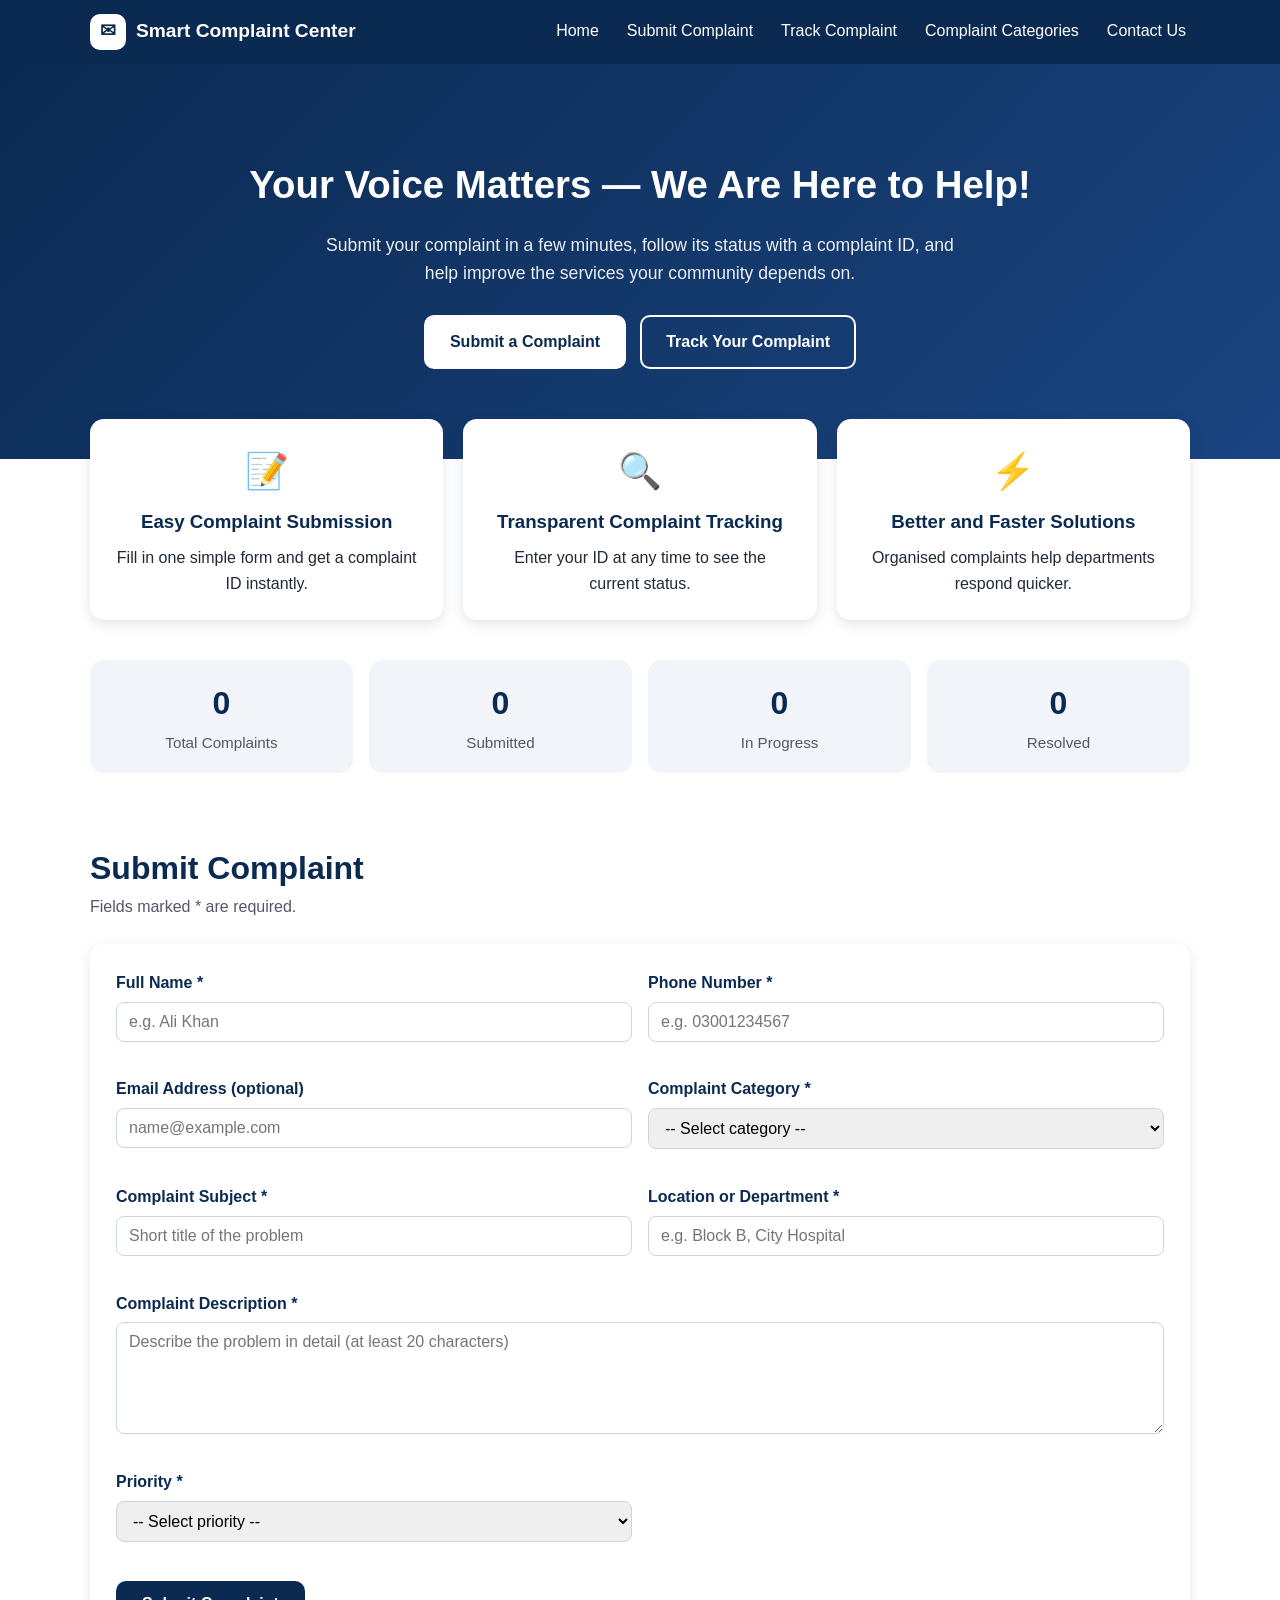
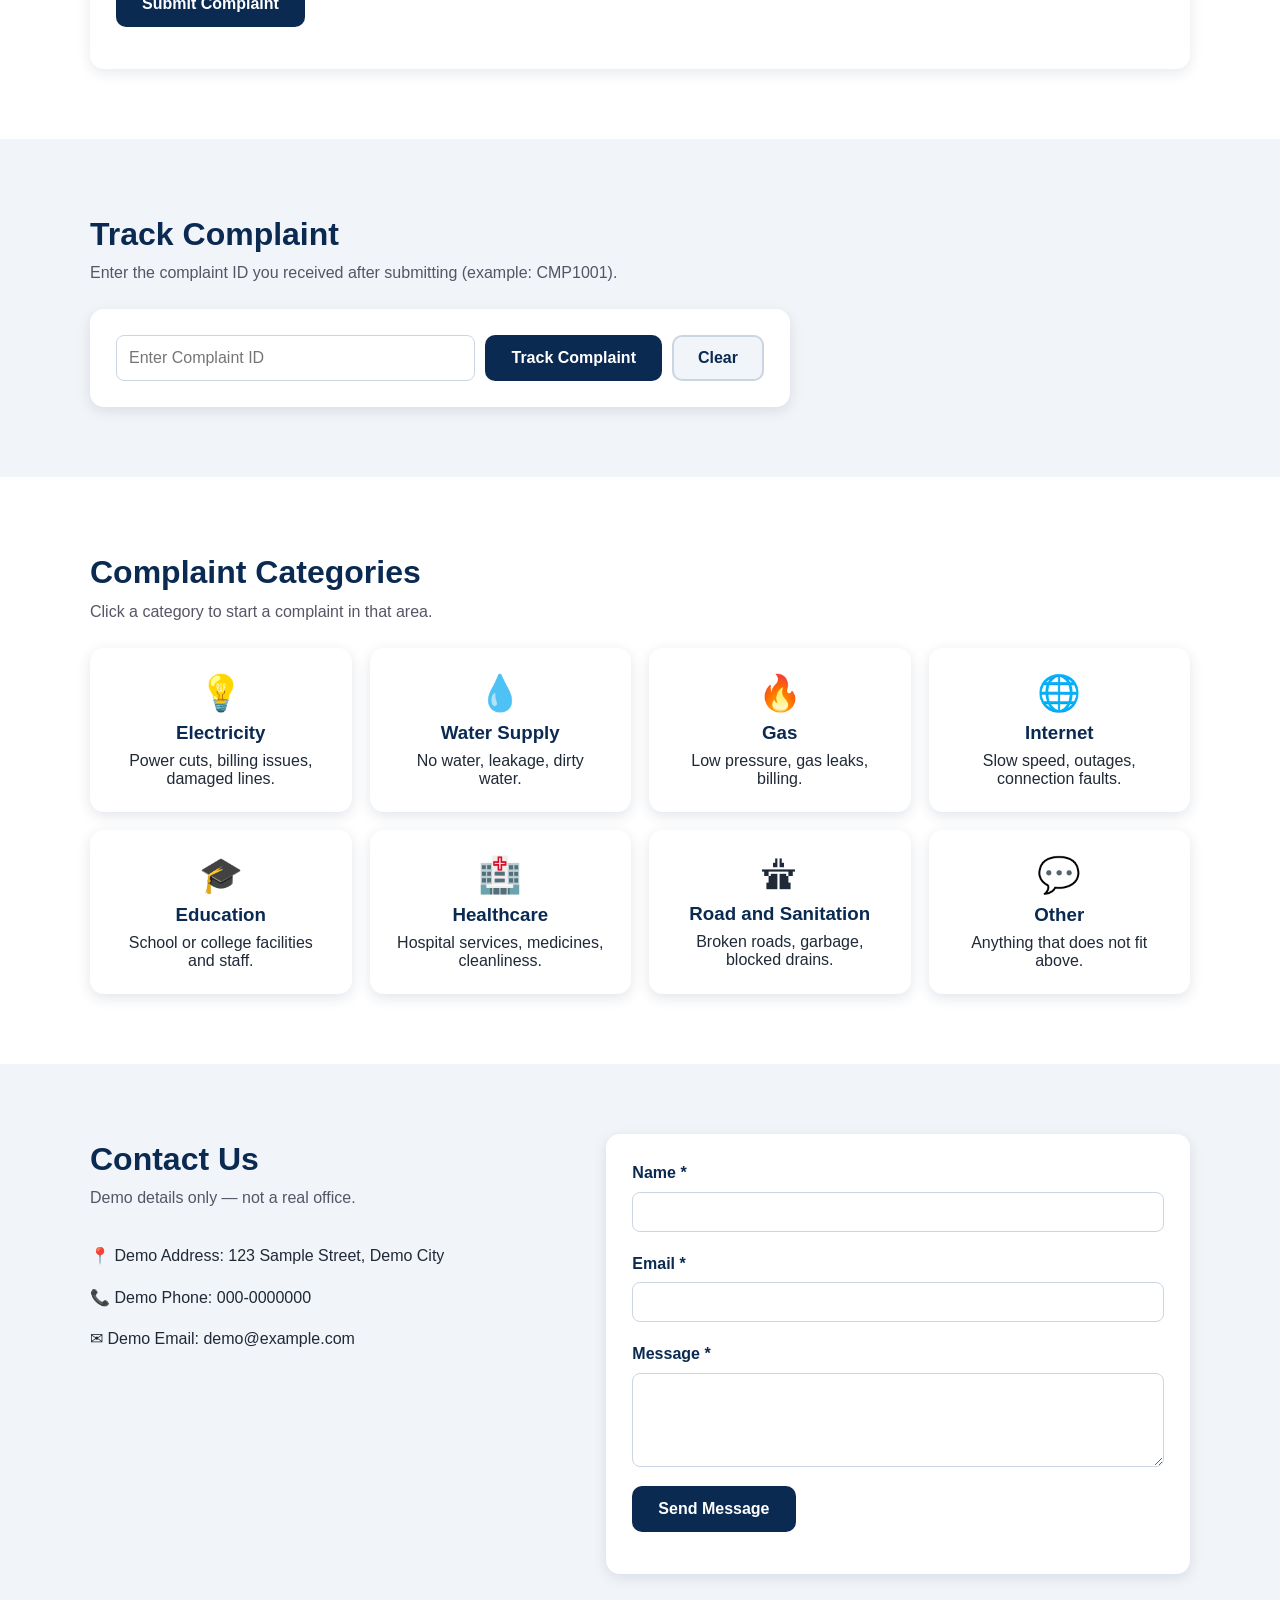
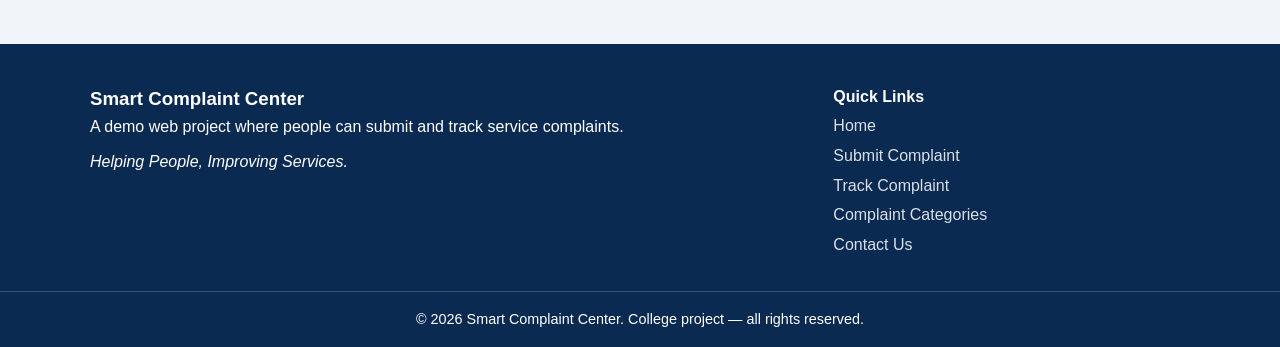
<file: index.html>
<!DOCTYPE html>
<html lang="en">
<head>
  <meta charset="UTF-8">
  <meta name="viewport" content="width=device-width, initial-scale=1.0">
  <title>Smart Complaint Center</title>
  <link rel="stylesheet" href="style.css">
</head>
<body>

  <!-- HEADER -->
  <header class="header">
    <div class="container header-inner">
      <a href="#home" class="logo">
        <span class="logo-icon">&#9993;</span>
        <span>Smart Complaint Center</span>
      </a>
      <button class="menu-btn" id="menuBtn" aria-label="Toggle menu">&#9776;</button>
      <nav class="nav" id="nav">
        <a href="#home">Home</a>
        <a href="#submit">Submit Complaint</a>
        <a href="#track">Track Complaint</a>
        <a href="#categories">Complaint Categories</a>
        <a href="#contact">Contact Us</a>
      </nav>
    </div>
  </header>

  <!-- HOME -->
  <section id="home" class="hero">
    <div class="container">
      <h1>Your Voice Matters — We Are Here to Help!</h1>
      <p>Submit your complaint in a few minutes, follow its status with a complaint ID, and help improve the services your community depends on.</p>
      <div class="hero-buttons">
        <a href="#submit" class="btn btn-light">Submit a Complaint</a>
        <a href="#track" class="btn btn-outline">Track Your Complaint</a>
      </div>
    </div>
  </section>

  <section class="container info-cards">
    <div class="card"><div class="icon">&#128221;</div><h3>Easy Complaint Submission</h3><p>Fill in one simple form and get a complaint ID instantly.</p></div>
    <div class="card"><div class="icon">&#128269;</div><h3>Transparent Complaint Tracking</h3><p>Enter your ID at any time to see the current status.</p></div>
    <div class="card"><div class="icon">&#9889;</div><h3>Better and Faster Solutions</h3><p>Organised complaints help departments respond quicker.</p></div>
  </section>

  <!-- STATISTICS -->
  <section class="container stats" aria-label="Statistics">
    <div class="stat"><span id="statTotal">0</span><small>Total Complaints</small></div>
    <div class="stat"><span id="statSubmitted">0</span><small>Submitted</small></div>
    <div class="stat"><span id="statProgress">0</span><small>In Progress</small></div>
    <div class="stat"><span id="statResolved">0</span><small>Resolved</small></div>
  </section>

  <!-- SUBMIT COMPLAINT -->
  <section id="submit" class="section">
    <div class="container">
      <h2>Submit Complaint</h2>
      <p class="section-sub">Fields marked * are required.</p>
      <form id="complaintForm" class="form-box" novalidate>
        <div class="form-grid">
          <div class="field">
            <label for="fullName">Full Name *</label>
            <input type="text" id="fullName" placeholder="e.g. Ali Khan">
            <span class="error" id="errName"></span>
          </div>
          <div class="field">
            <label for="phone">Phone Number *</label>
            <input type="tel" id="phone" placeholder="e.g. 03001234567">
            <span class="error" id="errPhone"></span>
          </div>
          <div class="field">
            <label for="email">Email Address (optional)</label>
            <input type="email" id="email" placeholder="name@example.com">
            <span class="error" id="errEmail"></span>
          </div>
          <div class="field">
            <label for="category">Complaint Category *</label>
            <select id="category">
              <option value="">-- Select category --</option>
              <option>Electricity</option>
              <option>Water Supply</option>
              <option>Gas</option>
              <option>Internet</option>
              <option>Education</option>
              <option>Healthcare</option>
              <option>Road and Sanitation</option>
              <option>Other</option>
            </select>
            <span class="error" id="errCategory"></span>
          </div>
          <div class="field">
            <label for="subject">Complaint Subject *</label>
            <input type="text" id="subject" placeholder="Short title of the problem">
            <span class="error" id="errSubject"></span>
          </div>
          <div class="field">
            <label for="location">Location or Department *</label>
            <input type="text" id="location" placeholder="e.g. Block B, City Hospital">
            <span class="error" id="errLocation"></span>
          </div>
          <div class="field full">
            <label for="description">Complaint Description *</label>
            <textarea id="description" rows="5" placeholder="Describe the problem in detail (at least 20 characters)"></textarea>
            <span class="error" id="errDescription"></span>
          </div>
          <div class="field">
            <label for="priority">Priority *</label>
            <select id="priority">
              <option value="">-- Select priority --</option>
              <option>Low</option>
              <option>Medium</option>
              <option>High</option>
            </select>
            <span class="error" id="errPriority"></span>
          </div>
        </div>
        <button type="submit" class="btn btn-primary">Submit Complaint</button>
        <div id="submitMessage" class="message" role="status"></div>
      </form>
    </div>
  </section>

  <!-- TRACK COMPLAINT -->
  <section id="track" class="section grey">
    <div class="container">
      <h2>Track Complaint</h2>
      <p class="section-sub">Enter the complaint ID you received after submitting (example: CMP1001).</p>
      <div class="form-box track-box">
        <div class="track-row">
          <input type="text" id="trackId" placeholder="Enter Complaint ID">
          <button class="btn btn-primary" id="trackBtn" type="button">Track Complaint</button>
          <button class="btn btn-secondary" id="clearBtn" type="button">Clear</button>
        </div>
        <div id="trackResult" role="status"></div>
      </div>
    </div>
  </section>

  <!-- CATEGORIES -->
  <section id="categories" class="section">
    <div class="container">
      <h2>Complaint Categories</h2>
      <p class="section-sub">Click a category to start a complaint in that area.</p>
      <div class="category-grid" id="categoryGrid">
        <button class="card cat-card" data-category="Electricity"><div class="icon">&#128161;</div><h3>Electricity</h3><p>Power cuts, billing issues, damaged lines.</p></button>
        <button class="card cat-card" data-category="Water Supply"><div class="icon">&#128167;</div><h3>Water Supply</h3><p>No water, leakage, dirty water.</p></button>
        <button class="card cat-card" data-category="Gas"><div class="icon">&#128293;</div><h3>Gas</h3><p>Low pressure, gas leaks, billing.</p></button>
        <button class="card cat-card" data-category="Internet"><div class="icon">&#127760;</div><h3>Internet</h3><p>Slow speed, outages, connection faults.</p></button>
        <button class="card cat-card" data-category="Education"><div class="icon">&#127891;</div><h3>Education</h3><p>School or college facilities and staff.</p></button>
        <button class="card cat-card" data-category="Healthcare"><div class="icon">&#127973;</div><h3>Healthcare</h3><p>Hospital services, medicines, cleanliness.</p></button>
        <button class="card cat-card" data-category="Road and Sanitation"><div class="icon">&#128739;</div><h3>Road and Sanitation</h3><p>Broken roads, garbage, blocked drains.</p></button>
        <button class="card cat-card" data-category="Other"><div class="icon">&#128172;</div><h3>Other</h3><p>Anything that does not fit above.</p></button>
      </div>
    </div>
  </section>

  <!-- CONTACT -->
  <section id="contact" class="section grey">
    <div class="container contact-wrap">
      <div>
        <h2>Contact Us</h2>
        <p class="section-sub">Demo details only — not a real office.</p>
        <ul class="contact-list">
          <li>&#128205; Demo Address: 123 Sample Street, Demo City</li>
          <li>&#128222; Demo Phone: 000-0000000</li>
          <li>&#9993; Demo Email: demo@example.com</li>
        </ul>
      </div>
      <form id="contactForm" class="form-box" novalidate>
        <div class="field">
          <label for="cName">Name *</label>
          <input type="text" id="cName">
          <span class="error" id="errCName"></span>
        </div>
        <div class="field">
          <label for="cEmail">Email *</label>
          <input type="email" id="cEmail">
          <span class="error" id="errCEmail"></span>
        </div>
        <div class="field">
          <label for="cMessage">Message *</label>
          <textarea id="cMessage" rows="4"></textarea>
          <span class="error" id="errCMessage"></span>
        </div>
        <button type="submit" class="btn btn-primary">Send Message</button>
        <div id="contactMessage" class="message" role="status"></div>
      </form>
    </div>
  </section>

  <!-- FOOTER -->
  <footer class="footer">
    <div class="container footer-grid">
      <div>
        <h3>Smart Complaint Center</h3>
        <p>A demo web project where people can submit and track service complaints.</p>
        <p class="tagline">Helping People, Improving Services.</p>
      </div>
      <div>
        <h4>Quick Links</h4>
        <a href="#home">Home</a>
        <a href="#submit">Submit Complaint</a>
        <a href="#track">Track Complaint</a>
        <a href="#categories">Complaint Categories</a>
        <a href="#contact">Contact Us</a>
      </div>
    </div>
    <p class="copyright">&copy; 2026 Smart Complaint Center. College project — all rights reserved.</p>
  </footer>

  <script src="script.js"></script>
</body>
</html>
</file>
<file: style.css>
/* ===== Colors (dark blue, white, light grey) ===== */
:root {
  --navy: #0b2a52;
  --navy-light: #1a4480;
  --grey: #f1f4f8;
  --text: #1f2937;
  --white: #ffffff;
  --red: #c62828;
  --green: #2e7d32;
}

* { box-sizing: border-box; margin: 0; padding: 0; }
html { scroll-behavior: smooth; scroll-padding-top: 70px; } /* smooth scrolling */
body { font-family: "Segoe UI", Arial, sans-serif; color: var(--text); line-height: 1.6; background: var(--white); }
a { text-decoration: none; color: inherit; }
.container { width: 90%; max-width: 1100px; margin: 0 auto; }

/* ===== Header ===== */
.header { background: var(--navy); color: var(--white); position: sticky; top: 0; z-index: 10; }
.header-inner { display: flex; justify-content: space-between; align-items: center; padding: 12px 0; }
.logo { display: flex; align-items: center; gap: 10px; font-weight: 700; font-size: 1.2rem; }
.logo-icon { background: var(--white); color: var(--navy); width: 36px; height: 36px; border-radius: 10px; display: grid; place-items: center; }
.nav { display: flex; gap: 20px; }
.nav a { padding: 6px 4px; border-bottom: 2px solid transparent; transition: border-color .2s; }
.nav a:hover { border-color: var(--white); }
.menu-btn { display: none; background: none; border: none; color: var(--white); font-size: 1.6rem; cursor: pointer; }

/* ===== Hero ===== */
.hero { background: linear-gradient(135deg, var(--navy), var(--navy-light)); color: var(--white); padding: 90px 0; text-align: center; }
.hero h1 { font-size: 2.4rem; margin-bottom: 16px; }
.hero p { max-width: 650px; margin: 0 auto 28px; font-size: 1.1rem; opacity: .92; }
.hero-buttons { display: flex; gap: 14px; justify-content: center; flex-wrap: wrap; }

/* ===== Buttons ===== */
.btn { display: inline-block; padding: 12px 24px; border-radius: 10px; border: 2px solid transparent; font-size: 1rem; font-weight: 600; cursor: pointer; transition: transform .2s, background .2s; }
.btn:hover { transform: translateY(-2px); }
.btn-light { background: var(--white); color: var(--navy); }
.btn-outline { border-color: var(--white); color: var(--white); }
.btn-outline:hover { background: rgba(255,255,255,.15); }
.btn-primary { background: var(--navy); color: var(--white); }
.btn-primary:hover { background: var(--navy-light); }
.btn-secondary { background: var(--grey); color: var(--navy); border-color: #cbd5e1; }

/* ===== Cards ===== */
.info-cards { display: grid; grid-template-columns: repeat(3, 1fr); gap: 20px; margin-top: -40px; position: relative; }
.card { background: var(--white); border-radius: 14px; padding: 24px; box-shadow: 0 4px 14px rgba(11,42,82,.12); text-align: center; transition: transform .2s, box-shadow .2s; }
.card:hover { transform: translateY(-4px); box-shadow: 0 8px 20px rgba(11,42,82,.2); }
.card h3 { color: var(--navy); margin: 8px 0; }
.icon { font-size: 2.2rem; }

/* ===== Stats ===== */
.stats { display: grid; grid-template-columns: repeat(4, 1fr); gap: 16px; margin-top: 40px; }
.stat { background: var(--grey); border-radius: 14px; padding: 18px; text-align: center; }
.stat span { display: block; font-size: 2rem; font-weight: 700; color: var(--navy); }
.stat small { color: #556; font-size: .95rem; }

/* ===== Sections ===== */
.section { padding: 70px 0; }
.section.grey { background: var(--grey); }
.section h2 { color: var(--navy); font-size: 2rem; }
.section-sub { margin-bottom: 24px; color: #556; }

/* ===== Forms ===== */
.form-box { background: var(--white); border-radius: 14px; padding: 26px; box-shadow: 0 4px 14px rgba(11,42,82,.1); }
.form-grid { display: grid; grid-template-columns: 1fr 1fr; gap: 16px; margin-bottom: 20px; }
.field { display: flex; flex-direction: column; margin-bottom: 4px; }
.field.full { grid-column: 1 / -1; }
label { font-weight: 600; margin-bottom: 6px; color: var(--navy); }
input, select, textarea { padding: 10px 12px; border: 1px solid #cbd5e1; border-radius: 8px; font-size: 1rem; font-family: inherit; }
input:focus, select:focus, textarea:focus { outline: 3px solid rgba(26,68,128,.3); border-color: var(--navy-light); }
.error { color: var(--red); font-size: .85rem; min-height: 1.1em; }
input.invalid, select.invalid, textarea.invalid { border-color: var(--red); }

/* ===== Messages ===== */
.message { margin-top: 16px; border-radius: 8px; }
.message.success { background: #e8f5e9; color: var(--green); padding: 14px; border: 1px solid #a5d6a7; }
.message.fail { background: #ffebee; color: var(--red); padding: 14px; border: 1px solid #ef9a9a; }

/* ===== Track ===== */
.track-box { max-width: 700px; }
.track-row { display: flex; gap: 10px; flex-wrap: wrap; }
.track-row input { flex: 1; min-width: 200px; }
.result-card { margin-top: 20px; border-left: 5px solid var(--navy); background: var(--grey); padding: 16px; border-radius: 8px; }
.result-card p { margin: 4px 0; }
.badge { display: inline-block; padding: 2px 12px; border-radius: 20px; color: var(--white); font-weight: 600; font-size: .9rem; }
.badge.Submitted { background: #1a4480; }
.badge.InProgress { background: #ef8f00; }
.badge.Resolved { background: var(--green); }

/* ===== Categories ===== */
.category-grid { display: grid; grid-template-columns: repeat(4, 1fr); gap: 18px; }
.cat-card { border: none; cursor: pointer; font-family: inherit; font-size: 1rem; color: var(--text); }

/* ===== Contact ===== */
.contact-wrap { display: grid; grid-template-columns: 1fr 1.2fr; gap: 30px; align-items: start; }
.contact-list { list-style: none; }
.contact-list li { padding: 8px 0; }

/* ===== Footer ===== */
.footer { background: var(--navy); color: var(--white); padding-top: 40px; }
.footer-grid { display: grid; grid-template-columns: 2fr 1fr; gap: 30px; }
.footer a { display: block; opacity: .85; margin: 4px 0; }
.footer a:hover { opacity: 1; text-decoration: underline; }
.tagline { margin-top: 10px; font-style: italic; }
.copyright { text-align: center; margin-top: 30px; padding: 16px; border-top: 1px solid rgba(255,255,255,.2); font-size: .9rem; }

/* ===== Responsive ===== */
@media (max-width: 900px) {
  .category-grid, .stats { grid-template-columns: repeat(2, 1fr); }
  .info-cards { grid-template-columns: 1fr; }
  .contact-wrap { grid-template-columns: 1fr; }
}
@media (max-width: 700px) {
  .menu-btn { display: block; }
  .nav { display: none; position: absolute; top: 100%; left: 0; right: 0; background: var(--navy); flex-direction: column; padding: 14px 5%; }
  .nav.open { display: flex; }
  .hero h1 { font-size: 1.8rem; }
  .form-grid, .footer-grid { grid-template-columns: 1fr; }
}
@media (prefers-reduced-motion: reduce) { html { scroll-behavior: auto; } * { transition: none !important; } }
</file>
